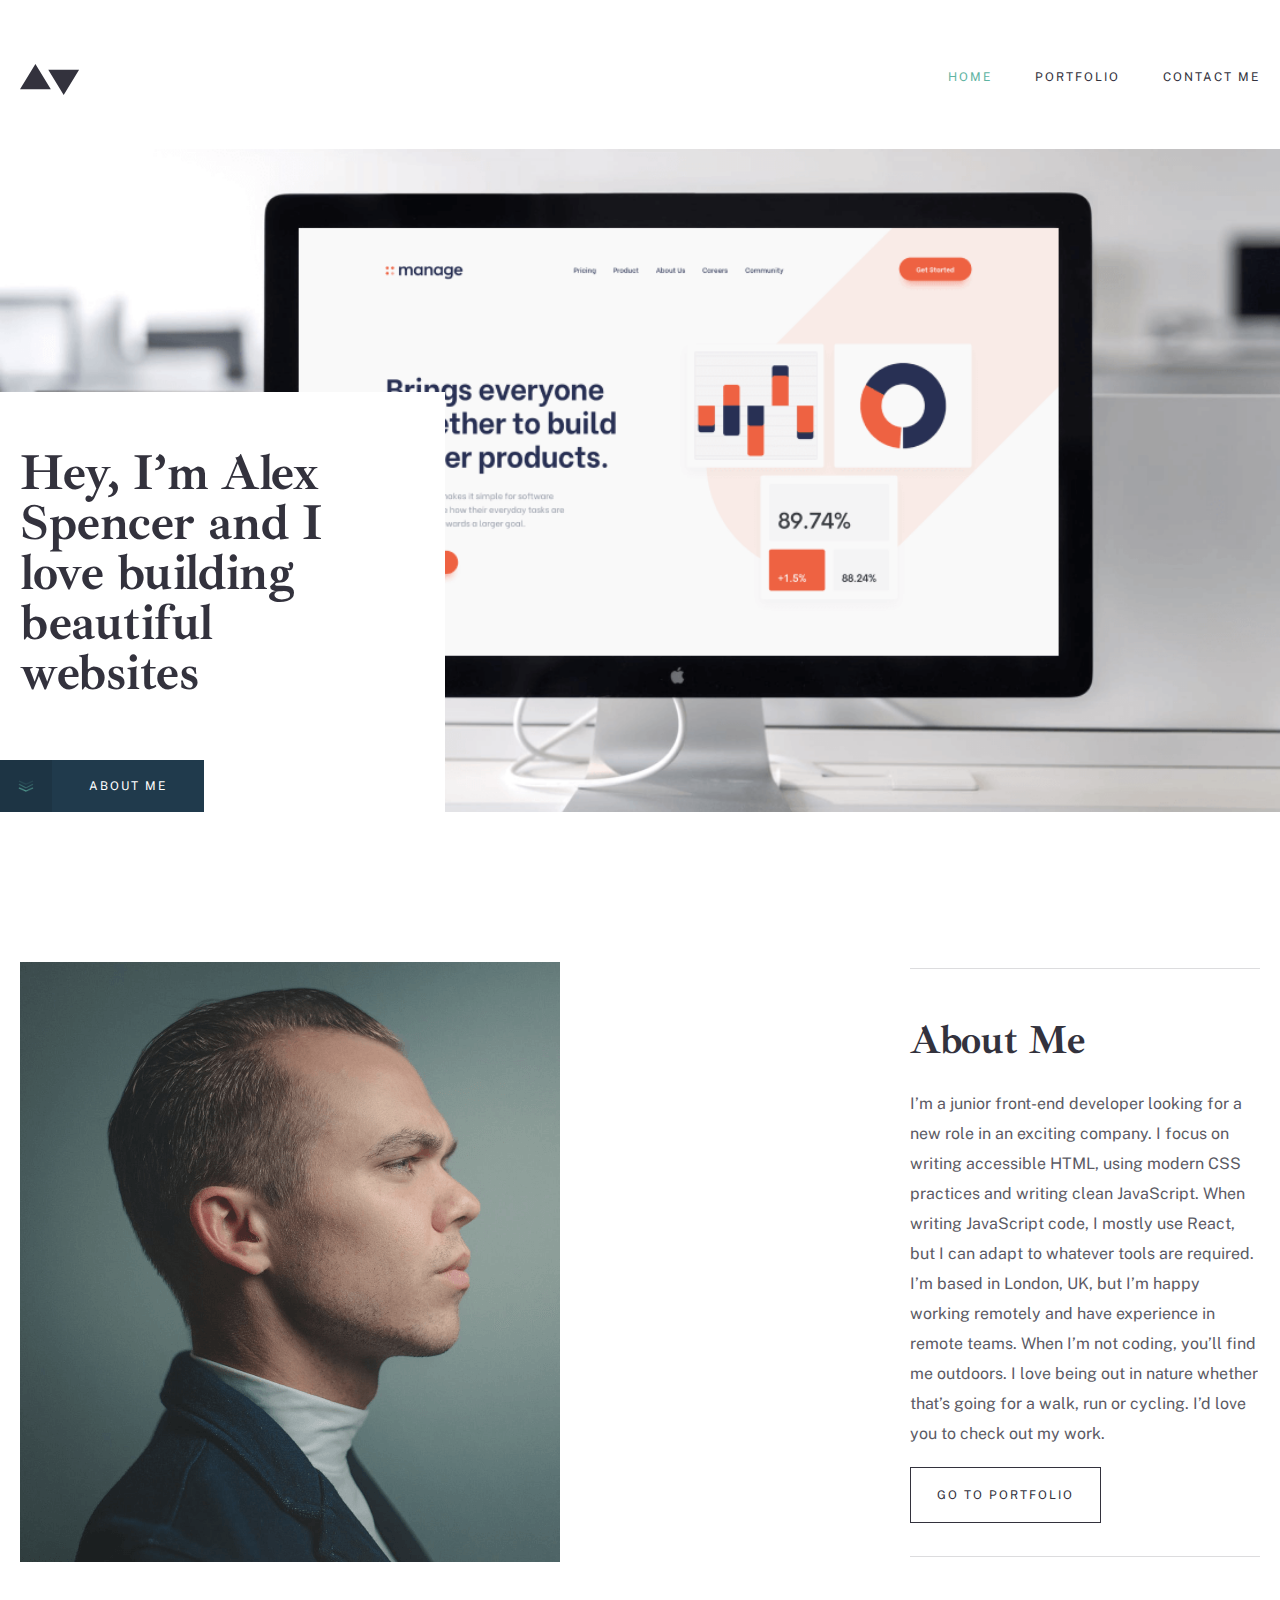
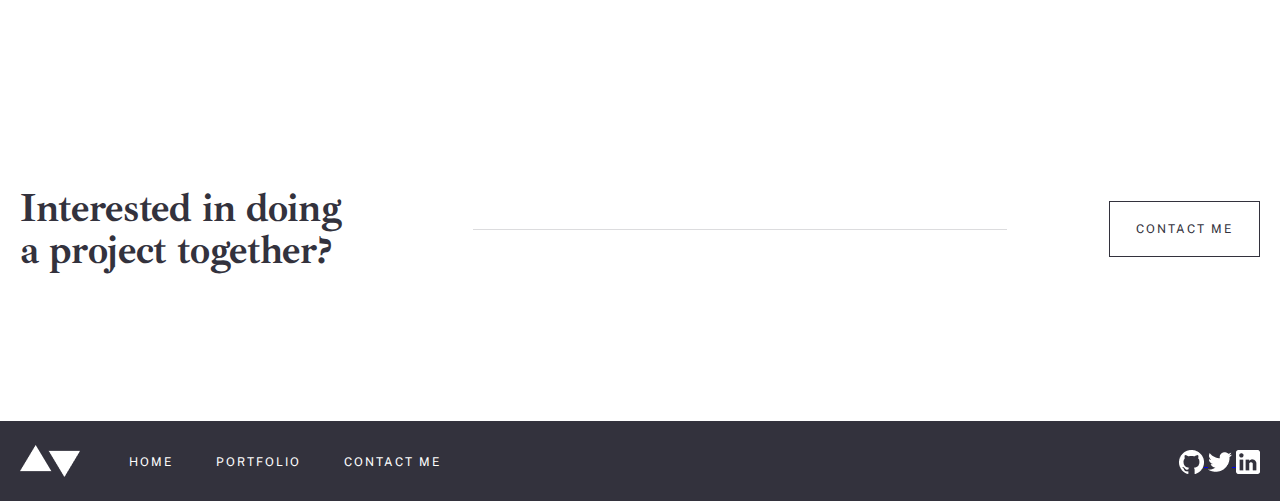
<file: index.html>
<!DOCTYPE html>
<html lang="en">
<head>
  <meta charset="UTF-8">
  <meta http-equiv="X-UA-Compatible" content="IE=edge">
  <meta name="viewport" content="width=device-width, initial-scale=1.0">
  <link rel="shortcut icon" href="./images/sitelogo.svg" type="image/x-icon">
  <link rel="stylesheet" href="./css/main.css">
  <title>Minimalist Porfrolio</title>
</head>
<body>

  <!-- !HEADER -->
  <header class="header">
    <div class="container header__container">

      <a href="#" class="sitelogo">
        <img src="./images/sitelogo.svg" width="60" height="32" alt="site logo">
      </a>

      <nav class="sitenav">

        <ul class="sitenav__list">

          <li class="sitenav__item">
            <a href="#" class="sitenav__link now-here">Home</a>
          </li>

          <li class="sitenav__item">
            <a href="./porctfolio.html" class="sitenav__link">Portfolio</a>
          </li>

          <li class="sitenav__item">
            <a href="#" class="sitenav__link">Contact Me</a>
          </li>

        </ul>

      </nav>

      <div class="hamburger-menu"></div>
      <div class="hamburger-menu-close"></div>

    </div>
  </header>

  <!-- !MAIN -->
  <main class="main">

    <!-- !HERO -->
    <section class="hero">
      <div class="container hero__container">

        <img class="hero__img" src="./images/hero-bg-mobil.jpg" width="311" height="271" alt="macbook">

        <div class="hero__left">
          
          <h1 class="hero__heading">Hey, I’m Alex Spencer and I love building beautiful websites</h1>

          <button class="sitebtn">
            <div class="sitebtn__left"></div>
            <p class="sitebtn__right">About Me</p>
          </button>

        </div>

      </div>
    </section>

    <!-- !ABOUT -->
    <section class="about">
      <div class="container about__container">

        <picture class="about__left">
          <source media="(max-width: 768px)" srcset="./images/about-mobil.jpg">
          <source media="(max-width: 992px)" srcset="./images/about-tab.png">
          <img src="./images/about-img.png" width="540" height="600" alt="man">
        </picture>

        <div class="about__right">
          
          <h2 class="about__heading">About Me</h2>

          <p class="about__desc">I’m a junior front-end developer looking for a new role in an exciting company. I focus on writing accessible HTML, using modern CSS practices and writing clean JavaScript. When writing JavaScript code, I mostly use React, but I can adapt to whatever tools are required. I’m based in London, UK, but I’m happy working remotely and have experience in remote teams. When I’m not coding, you’ll find me outdoors. I love being out in nature whether that’s going for a walk, run or cycling. I’d love you to check out my work.</p>

          <a class="sitebtn-two" href="#">Go To Portfolio</a>

        </div>

      </div>
    </section>

    <!-- !CONTACT -->
    <section class="contact">
      <div class="container contact__container">

        <h2 class="contact__heading">Interested in doing a project together?</h2>
        <div class="contact__line"></div>
        <a href="#" class="sitebtn-two">Contact Me</a>
        
      </div>
    </section>
  </main>

  <!-- !FOOTER -->
  <footer class="footer">
    <div class="container footer__container">

     <a href="#">
       <img src="./images/sitelogo2.png" width="61" height="32" alt="site logo">
     </a>

     <ul class="footer__list">

      <li class="footer__item">
        <a href="#" class="footer__link">Home</a>
      </li>

      <li class="footer__item">
        <a href="./porctfolio.html" class="footer__link">Portfolio</a>
      </li>

      <li class="footer__item">
        <a href="#" class="footer__link">Contact Me</a>
      </li>

     </ul>

     <div class="footer__social">

       <a href="#">
         <img src="./images/github.png" width="25" height="24" alt="github">
       </a>

       <a href="#">
         <img src="./images/twitter.png" width="24" height="20" alt="github">
       </a>

       <a href="#">
         <img src="./images/in.png" width="24" height="24" alt="github">
       </a>

     </div>

    </div>
  </footer>

  <script src="./js/app.js"></script>
</body>
</html>
</file>
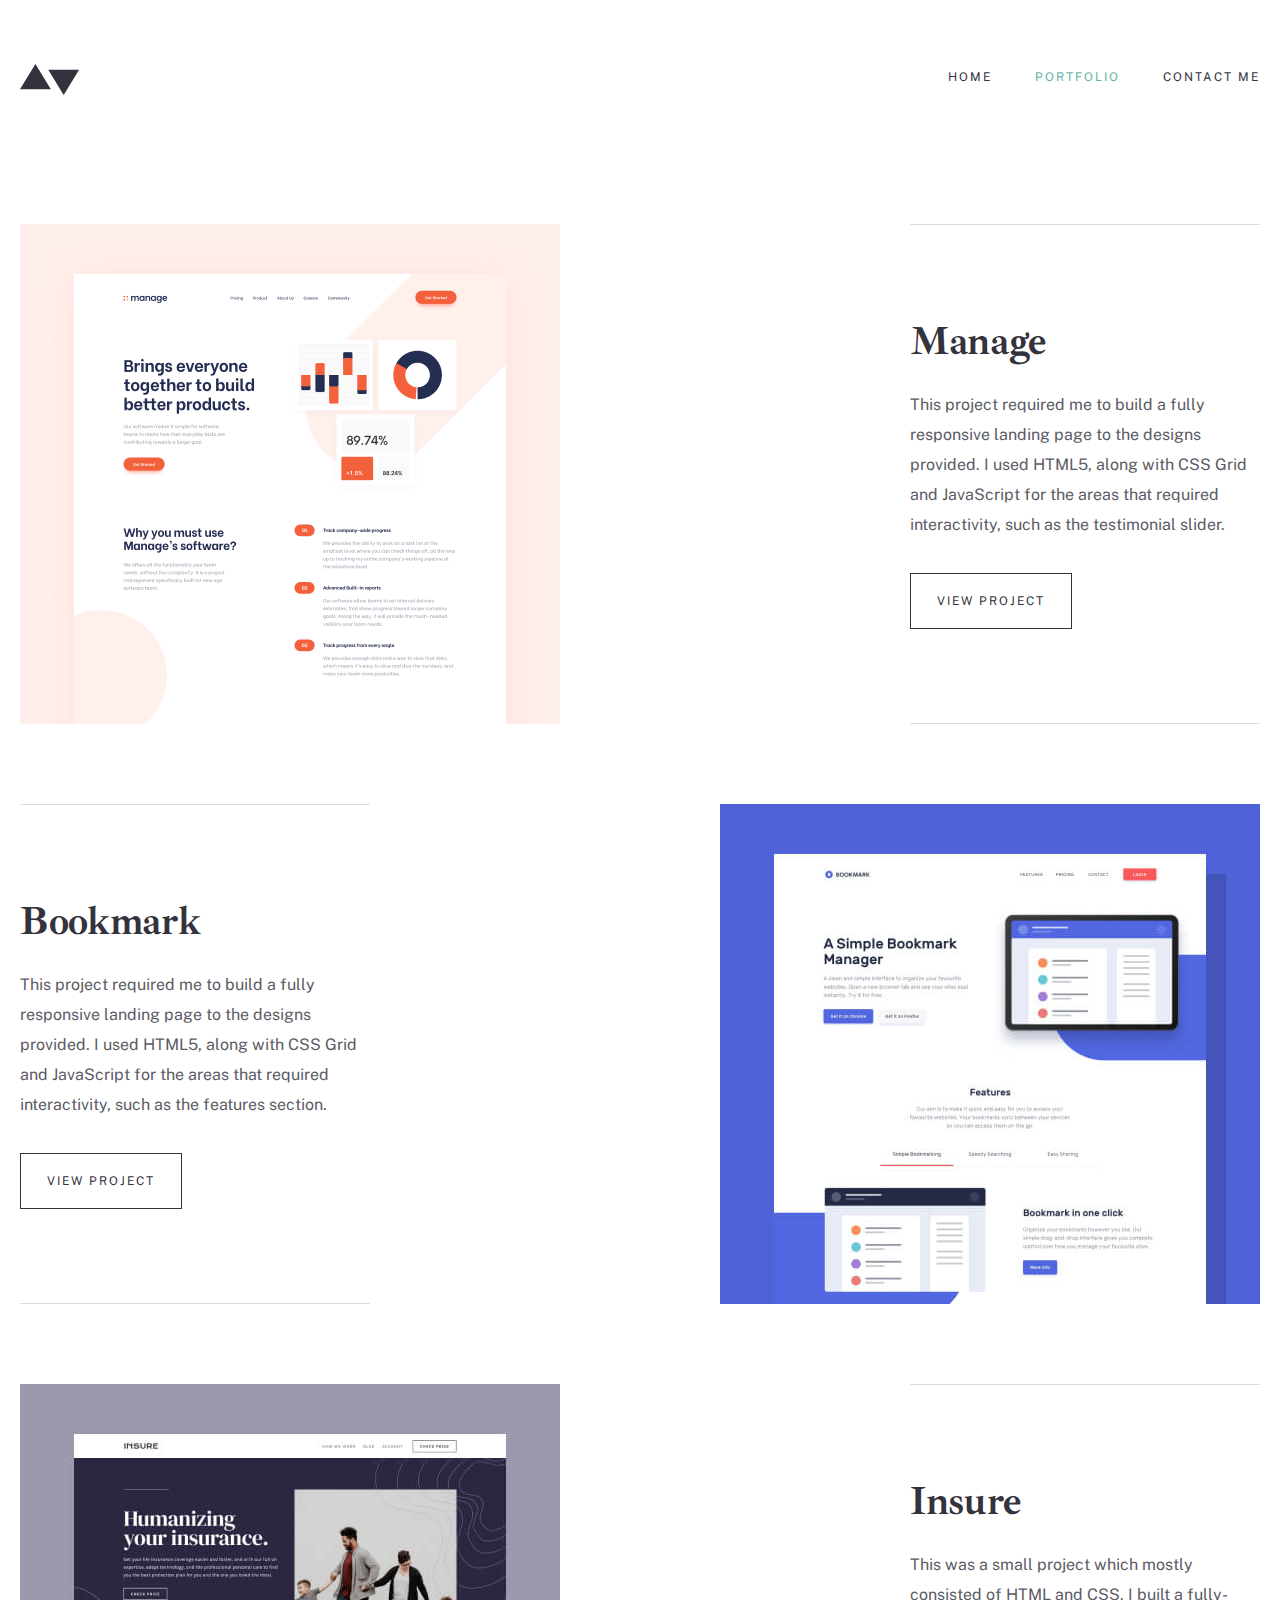
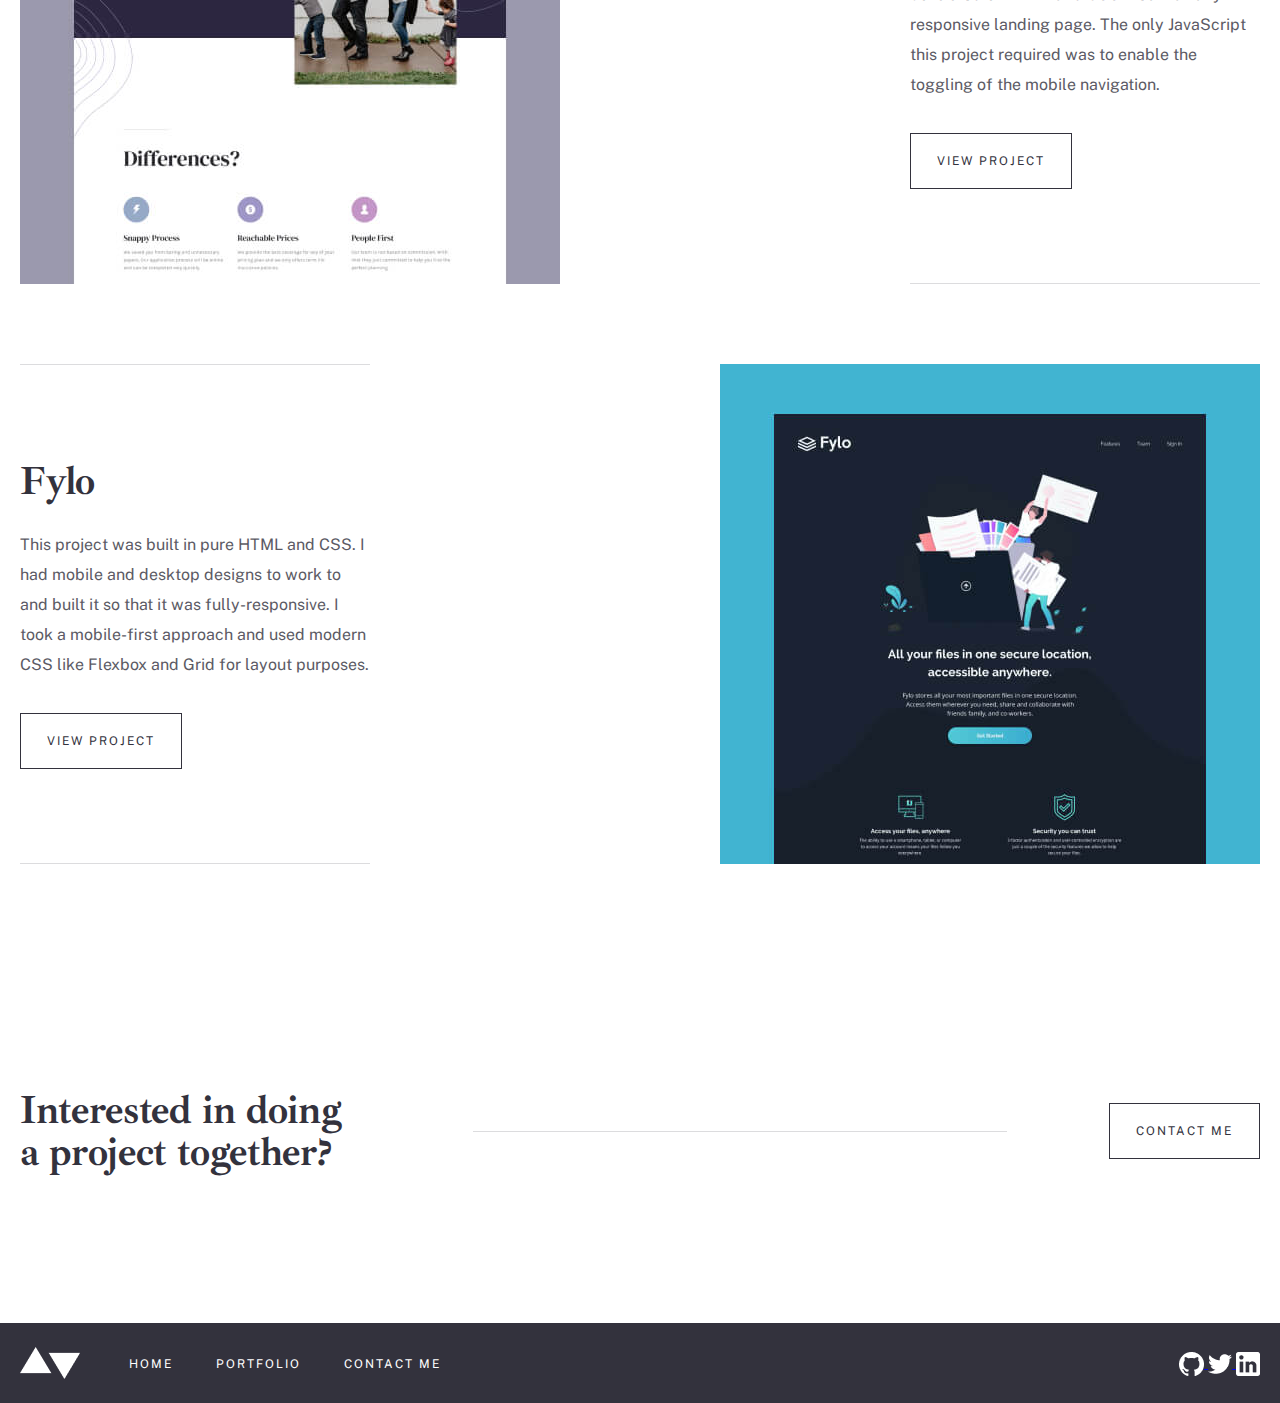
<file: porctfolio.html>
<!DOCTYPE html>
<html lang="en">
<head>
  <meta charset="UTF-8">
  <meta http-equiv="X-UA-Compatible" content="IE=edge">
  <meta name="viewport" content="width=device-width, initial-scale=1.0">
  <link rel="shortcut icon" href="./images/sitelogo.svg" type="image/x-icon">
  <link rel="stylesheet" href="./css/main.css">
  <title>Portfolio</title>
</head>
<body>
  <!-- !HEADER -->
  <header class="header">
    <div class="container header__container">

      <a href="#" class="sitelogo">
        <img src="./images/sitelogo.svg" width="60" height="32" alt="site logo">
      </a>

      <nav class="sitenav">

        <ul class="sitenav__list">

          <li class="sitenav__item">
            <a href="./index.html" class="sitenav__link">Home</a>
          </li>

          <li class="sitenav__item">
            <a href="#" class="sitenav__link now-here">Portfolio</a>
          </li>

          <li class="sitenav__item">
            <a href="#" class="sitenav__link">Contact Me</a>
          </li>

        </ul>

      </nav>

      <div class="hamburger-menu"></div>
      <div class="hamburger-menu-close"></div>

    </div>
  </header>

  <!-- !MAIN -->
  <main class="main">

    <!-- !PORTFOLIO -->
    <section class="portfolio">
      <div class="container portfolio__container">

        <h2 class="portfolio__heading visually-hidden">Portfolio</h2>

        <ul class="portfolio__list">

          <li class="portfolio__item">

            <picture class="portfolio__left">
              <source media="(max-width: 768px)" srcset="./images/portfolio3-1.jpg">
              <source media="(max-width: 992px)" srcset="./images/portfolio2-1.jpg">
              <img src="./images/portfolio1-1.jpg" width="540" height="500" alt="man">
            </picture>
    
            <div class="portfolio__right">
              
              <h2 class="portfolio__heading">Manage</h2>
    
              <p class="portfolio__desc">This project required me to build a fully responsive landing page to the designs provided. I used HTML5, along with CSS Grid and JavaScript for the areas that required interactivity, such as the testimonial slider.</p>
    
              <a class="sitebtn-two" href="#">View Project</a>
    
            </div>
          </li>

          <li class="portfolio__item">

            <picture class="portfolio__left">
              <source media="(max-width: 768px)" srcset="./images/portfolio3-2.jpg">
              <source media="(max-width: 992px)" srcset="./images/portfolio2-2.jpg">
              <img src="./images/portfolio1-2.jpg" width="540" height="500" alt="man">
            </picture>
    
            <div class="portfolio__right">
              
              <h2 class="portfolio__heading">Bookmark</h2>
    
              <p class="portfolio__desc">This project required me to build a fully responsive landing page to the designs provided. I used HTML5, along with CSS Grid and JavaScript for the areas that required interactivity, such as the features section.</p>
    
              <a class="sitebtn-two" href="#">View Project</a>
    
            </div>
          </li>

          <li class="portfolio__item">

            <picture class="portfolio__left">
              <source media="(max-width: 768px)" srcset="./images/portfolio3-3.jpg">
              <source media="(max-width: 992px)" srcset="./images/portfolio2-3.jpg">
              <img src="./images/portfolio1-3.jpg" width="540" height="500" alt="man">
            </picture>
    
            <div class="portfolio__right">
              
              <h2 class="portfolio__heading">Insure</h2>
    
              <p class="portfolio__desc">This was a small project which mostly consisted of HTML and CSS. I built a fully-responsive landing page. The only JavaScript this project required was to enable the toggling of the mobile navigation.</p>
    
              <a class="sitebtn-two" href="#">View Project</a>
    
            </div>
          </li>

          <li class="portfolio__item">

            <picture class="portfolio__left">
              <source media="(max-width: 768px)" srcset="./images/portfolio3-4.jpg">
              <source media="(max-width: 992px)" srcset="./images/portfolio2-4.jpg">
              <img src="./images/portfolio1-4.jpg" width="540" height="500" alt="man">
            </picture>
    
            <div class="portfolio__right">
              
              <h2 class="portfolio__heading">Fylo</h2>
    
              <p class="portfolio__desc">This project was built in pure HTML and CSS. I had mobile and desktop designs to work to and built it so that it was fully-responsive. I took a mobile-first approach and used modern CSS like Flexbox and Grid for layout purposes.</p>
    
              <a class="sitebtn-two" href="#">View Project</a>
    
            </div>
          </li>

        </ul>

      </div>
    </section>

    <!-- !CONTACT -->
    <section class="contact">
      <div class="container contact__container">

        <h2 class="contact__heading">Interested in doing a project together?</h2>
        <div class="contact__line"></div>
        <a href="#" class="sitebtn-two">Contact Me</a>
        
      </div>
    </section>

  </main>

  <!-- !FOOTER -->
  <footer class="footer">
    <div class="container footer__container">

     <a href="#">
       <img src="./images/sitelogo2.png" width="61" height="32" alt="site logo">
     </a>

     <ul class="footer__list">

      <li class="footer__item">
        <a href="./index.html" class="footer__link">Home</a>
      </li>

      <li class="footer__item">
        <a href="#" class="footer__link">Portfolio</a>
      </li>

      <li class="footer__item">
        <a href="#" class="footer__link">Contact Me</a>
      </li>

     </ul>

     <div class="footer__social">

       <a href="#">
         <img src="./images/github.png" width="25" height="24" alt="github">
       </a>

       <a href="#">
         <img src="./images/twitter.png" width="24" height="20" alt="github">
       </a>

       <a href="#">
         <img src="./images/in.png" width="24" height="24" alt="github">
       </a>

     </div>

    </div>
  </footer>

  <script src="./js/app.js"></script>
  
</body>
</html>
</file>
<file: css/main.css>
/*! normalize.css v8.0.1 | MIT License | github.com/necolas/normalize.css */
/* Document
   ========================================================================== */
/**
 * 1. Correct the line height in all browsers.
 * 2. Prevent adjustments of font size after orientation changes in iOS.
 */
html {
  line-height: 1.15;
  /* 1 */
  -webkit-text-size-adjust: 100%;
  /* 2 */
}

/* Sections
   ========================================================================== */
/**
 * Remove the margin in all browsers.
 */
body {
  margin: 0;
}

/**
 * Render the `main` element consistently in IE.
 */
main {
  display: block;
}

/**
 * Correct the font size and margin on `h1` elements within `section` and
 * `article` contexts in Chrome, Firefox, and Safari.
 */
h1 {
  font-size: 2em;
  margin: 0.67em 0;
}

/* Grouping content
   ========================================================================== */
/**
 * 1. Add the correct box sizing in Firefox.
 * 2. Show the overflow in Edge and IE.
 */
hr {
  -webkit-box-sizing: content-box;
          box-sizing: content-box;
  /* 1 */
  height: 0;
  /* 1 */
  overflow: visible;
  /* 2 */
}

/**
 * 1. Correct the inheritance and scaling of font size in all browsers.
 * 2. Correct the odd `em` font sizing in all browsers.
 */
pre {
  font-family: monospace, monospace;
  /* 1 */
  font-size: 1em;
  /* 2 */
}

/* Text-level semantics
   ========================================================================== */
/**
 * Remove the gray background on active links in IE 10.
 */
a {
  background-color: transparent;
}

/**
 * 1. Remove the bottom border in Chrome 57-
 * 2. Add the correct text decoration in Chrome, Edge, IE, Opera, and Safari.
 */
abbr[title] {
  border-bottom: none;
  /* 1 */
  text-decoration: underline;
  /* 2 */
  -webkit-text-decoration: underline dotted;
          text-decoration: underline dotted;
  /* 2 */
}

/**
 * Add the correct font weight in Chrome, Edge, and Safari.
 */
b,
strong {
  font-weight: bolder;
}

/**
 * 1. Correct the inheritance and scaling of font size in all browsers.
 * 2. Correct the odd `em` font sizing in all browsers.
 */
code,
kbd,
samp {
  font-family: monospace, monospace;
  /* 1 */
  font-size: 1em;
  /* 2 */
}

/**
 * Add the correct font size in all browsers.
 */
small {
  font-size: 80%;
}

/**
 * Prevent `sub` and `sup` elements from affecting the line height in
 * all browsers.
 */
sub,
sup {
  font-size: 75%;
  line-height: 0;
  position: relative;
  vertical-align: baseline;
}

sub {
  bottom: -0.25em;
}

sup {
  top: -0.5em;
}

/* Embedded content
   ========================================================================== */
/**
 * Remove the border on images inside links in IE 10.
 */
img {
  border-style: none;
}

/* Forms
   ========================================================================== */
/**
 * 1. Change the font styles in all browsers.
 * 2. Remove the margin in Firefox and Safari.
 */
button,
input,
optgroup,
select,
textarea {
  font-family: inherit;
  /* 1 */
  font-size: 100%;
  /* 1 */
  line-height: 1.15;
  /* 1 */
  margin: 0;
  /* 2 */
}

/**
 * Show the overflow in IE.
 * 1. Show the overflow in Edge.
 */
button,
input {
  /* 1 */
  overflow: visible;
}

/**
 * Remove the inheritance of text transform in Edge, Firefox, and IE.
 * 1. Remove the inheritance of text transform in Firefox.
 */
button,
select {
  /* 1 */
  text-transform: none;
}

/**
 * Correct the inability to style clickable types in iOS and Safari.
 */
button,
[type="button"],
[type="reset"],
[type="submit"] {
  -webkit-appearance: button;
}

/**
 * Remove the inner border and padding in Firefox.
 */
button::-moz-focus-inner,
[type="button"]::-moz-focus-inner,
[type="reset"]::-moz-focus-inner,
[type="submit"]::-moz-focus-inner {
  border-style: none;
  padding: 0;
}

/**
 * Restore the focus styles unset by the previous rule.
 */
button:-moz-focusring,
[type="button"]:-moz-focusring,
[type="reset"]:-moz-focusring,
[type="submit"]:-moz-focusring {
  outline: 1px dotted ButtonText;
}

/**
 * Correct the padding in Firefox.
 */
fieldset {
  padding: 0.35em 0.75em 0.625em;
}

/**
 * 1. Correct the text wrapping in Edge and IE.
 * 2. Correct the color inheritance from `fieldset` elements in IE.
 * 3. Remove the padding so developers are not caught out when they zero out
 *    `fieldset` elements in all browsers.
 */
legend {
  -webkit-box-sizing: border-box;
          box-sizing: border-box;
  /* 1 */
  color: inherit;
  /* 2 */
  display: table;
  /* 1 */
  max-width: 100%;
  /* 1 */
  padding: 0;
  /* 3 */
  white-space: normal;
  /* 1 */
}

/**
 * Add the correct vertical alignment in Chrome, Firefox, and Opera.
 */
progress {
  vertical-align: baseline;
}

/**
 * Remove the default vertical scrollbar in IE 10+.
 */
textarea {
  overflow: auto;
}

/**
 * 1. Add the correct box sizing in IE 10.
 * 2. Remove the padding in IE 10.
 */
[type="checkbox"],
[type="radio"] {
  -webkit-box-sizing: border-box;
          box-sizing: border-box;
  /* 1 */
  padding: 0;
  /* 2 */
}

/**
 * Correct the cursor style of increment and decrement buttons in Chrome.
 */
[type="number"]::-webkit-inner-spin-button,
[type="number"]::-webkit-outer-spin-button {
  height: auto;
}

/**
 * 1. Correct the odd appearance in Chrome and Safari.
 * 2. Correct the outline style in Safari.
 */
[type="search"] {
  -webkit-appearance: textfield;
  /* 1 */
  outline-offset: -2px;
  /* 2 */
}

/**
 * Remove the inner padding in Chrome and Safari on macOS.
 */
[type="search"]::-webkit-search-decoration {
  -webkit-appearance: none;
}

/**
 * 1. Correct the inability to style clickable types in iOS and Safari.
 * 2. Change font properties to `inherit` in Safari.
 */
::-webkit-file-upload-button {
  -webkit-appearance: button;
  /* 1 */
  font: inherit;
  /* 2 */
}

/* Interactive
   ========================================================================== */
/*
 * Add the correct display in Edge, IE 10+, and Firefox.
 */
details {
  display: block;
}

/*
 * Add the correct display in all browsers.
 */
summary {
  display: list-item;
}

/* Misc
   ========================================================================== */
/**
 * Add the correct display in IE 10+.
 */
template {
  display: none;
}

/**
 * Add the correct display in IE 10.
 */
[hidden] {
  display: none;
}

@font-face {
  font-family: 'Public Sans';
  src: url("../fonts/PublicSans-Regular.woff2") format("woff2"), url("../fonts/PublicSans-Regular.woff") format("woff"), url("../fonts/PublicSans-Regular.ttf") format("truetype");
  font-weight: normal;
  font-style: normal;
  font-display: swap;
}

@font-face {
  font-family: 'Public Sans';
  src: url("../fonts/PublicSans-Bold.woff2") format("woff2"), url("../fonts/PublicSans-Bold.woff") format("woff"), url("../fonts/PublicSans-Bold.ttf") format("truetype");
  font-weight: bold;
  font-style: normal;
  font-display: swap;
}

@font-face {
  font-family: 'Ibarra Real Nova';
  src: url("../fonts/IbarraRealNova-Bold.woff2") format("woff2"), url("../fonts/IbarraRealNova-Bold.woff") format("woff"), url("../fonts/IbarraRealNova-Bold.ttf") format("truetype");
  font-weight: bold;
  font-style: normal;
  font-display: swap;
}

html {
  height: 100%;
  scroll-behavior: smooth;
  -webkit-box-sizing: border-box;
          box-sizing: border-box;
}

*,
*::before,
*::after {
  -webkit-box-sizing: inherit;
          box-sizing: inherit;
}

body {
  display: -webkit-box;
  display: -ms-flexbox;
  display: flex;
  -webkit-box-orient: vertical;
  -webkit-box-direction: normal;
      -ms-flex-direction: column;
          flex-direction: column;
  height: 100%;
  font-family: "Public Sans", serif;
  font-size: 16px;
  line-height: 1.5;
}

img {
  max-width: 100%;
  height: auto;
  vertical-align: middle;
}

.visually-hidden {
  position: absolute;
  width: 1px;
  height: 1px;
  margin: -1px;
  padding: 0;
  overflow: hidden;
  border: 0;
  clip: rect(0 0 0 0);
}

.container {
  width: 100%;
  max-width: 1151px;
  margin: 0 auto;
  padding: 0 20px;
}

@media only screen and (max-width: 1440px) {
  .container {
    max-width: 1352px;
  }
}

@media only screen and (max-width: 1200px) {
  .container {
    max-width: 960px;
  }
}

@media only screen and (max-width: 992px) {
  .container {
    max-width: 720px;
  }
}

@media only screen and (max-width: 768px) {
  .container {
    max-width: 540px;
  }
}

@media only screen and (max-width: 576px) {
  .container {
    max-width: 100%;
  }
}

.sitebtn {
  display: -webkit-box;
  display: -ms-flexbox;
  display: flex;
  -webkit-box-align: center;
      -ms-flex-align: center;
          align-items: center;
  margin: 0;
  padding: 0;
  background-color: #1d3444;
  border: none;
  -webkit-transition: all 0.4s;
  transition: all 0.4s;
}

.sitebtn:hover {
  background-color: #55a292;
}

.sitebtn:active {
  background-color: #d2d6da;
}

.sitebtn:hover .sitebtn__left {
  background-image: url(../../images/sitebtn-hover.png);
}

.sitebtn:hover .sitebtn__right {
  background-color: #5fb4a2;
}

.sitebtn:active .sitebtn__right {
  background-color: #d2d8db;
}

.sitebtn__left {
  padding: 26px 26px;
  width: 16px;
  height: 12px;
  background-image: url(../../images/sitebtn.png);
  background-repeat: no-repeat;
  background-size: 16px 12px;
  background-position: center;
}

.sitebtn__right {
  margin: 0;
  padding: 0;
  padding: 19px 37px;
  font-weight: 400;
  font-size: 12px;
  line-height: 14px;
  text-align: center;
  letter-spacing: 2px;
  text-transform: uppercase;
  color: #FFFFFF;
  background-color: #203a4c;
  -webkit-transition: all 0.4s;
  transition: all 0.4s;
}

.sitebtn-two {
  padding: 20px 26px;
  font-weight: 400;
  font-size: 12px;
  line-height: 14px;
  letter-spacing: 2px;
  white-space: nowrap;
  text-transform: uppercase;
  color: #33323D;
  text-decoration: none;
  border: 1px solid #33323D;
  -webkit-transition: all 0.4s;
  transition: all 0.4s;
}

.sitebtn-two:hover {
  background-color: #33323D;
  color: #fff;
}

.sitebtn-two:active {
  opacity: 0.2;
}

.header {
  position: relative;
}

.header__container {
  display: -webkit-box;
  display: -ms-flexbox;
  display: flex;
  -webkit-box-pack: justify;
      -ms-flex-pack: justify;
          justify-content: space-between;
  padding-top: 64px;
  padding-bottom: 54px;
}

.header .hamburger-menu {
  display: none;
  width: 24px;
  height: 13px;
  background-image: url(../../images/hamburger.png);
  background-repeat: no-repeat;
  background-size: 24px 13px;
  background-position: center;
  -webkit-transition: all 0.4s;
  transition: all 0.4s;
}

.header .hamburger-menu-close {
  display: none;
  width: 18px;
  height: 19px;
  background-image: url(../../images/hamburger-x.png);
  background-repeat: no-repeat;
  background-size: 18px 19px;
  background-position: center;
  -webkit-transition: all 0.4s;
  transition: all 0.4s;
}

@media only screen and (max-width: 576px) {
  .header__container {
    padding-top: 32px;
    padding-bottom: 40px;
  }
  .header .hamburger-menu {
    display: -webkit-box;
    display: -ms-flexbox;
    display: flex;
  }
  .header--open .hamburger-menu {
    display: none;
  }
  .header--open .hamburger-menu-close {
    display: -webkit-box;
    display: -ms-flexbox;
    display: flex;
  }
}

.sitenav__list {
  display: -webkit-box;
  display: -ms-flexbox;
  display: flex;
  list-style: none;
  margin: 0;
  padding: 0;
}

.sitenav__item + .sitenav__item {
  margin-left: 43px;
}

.sitenav__link {
  font-weight: 400;
  font-size: 12px;
  line-height: 14px;
  letter-spacing: 2px;
  text-transform: uppercase;
  color: #33323D;
  text-decoration: none;
}

.sitenav .now-here {
  color: #5FB4A2;
}

@media only screen and (max-width: 576px) {
  .sitenav {
    display: none;
    position: absolute;
    top: 100%;
    left: 32%;
    right: 9%;
    background-color: #33323D;
  }
  .sitenav__list {
    -webkit-box-orient: vertical;
    -webkit-box-direction: normal;
        -ms-flex-direction: column;
            flex-direction: column;
    -webkit-box-align: center;
        -ms-flex-align: center;
            align-items: center;
    padding: 40px 0;
  }
  .sitenav__item + .sitenav__item {
    margin-left: 0;
    margin-top: 32px;
  }
  .sitenav__link {
    color: #fff;
  }
  .header--open .sitenav {
    display: block;
  }
}

.main {
  -webkit-box-flex: 1;
      -ms-flex-positive: 1;
          flex-grow: 1;
}

.hero {
  padding-bottom: 75px;
}

.hero__container {
  padding: 0;
  padding-top: 243px;
  background-image: url(../../images/hero-bg.png);
  background-repeat: no-repeat;
  background-size: cover;
  background-position: center;
}

.hero__img {
  display: none;
}

.hero__left {
  max-width: 445px;
  width: 100%;
  padding-top: 56px;
  padding-right: 55px;
  background-color: #fff;
}

.hero__heading {
  margin: 0;
  padding: 0;
  padding-left: 20px;
  margin-bottom: 62px;
  font-family: 'Ibarra Real Nova', serif;
  font-style: normal;
  font-weight: 700;
  font-size: 50px;
  line-height: 50px;
  letter-spacing: -0.446429px;
  color: #33323D;
}

@media only screen and (max-width: 768px) {
  .hero {
    padding-bottom: 48px;
  }
  .hero__container {
    background-image: url(../../images/hero-bg-tab.jpg);
    background-size: cover;
  }
  .hero__left {
    max-width: 514px;
    width: 100%;
    padding-top: 56px;
    padding-right: 55px;
    background-color: #fff;
  }
  .hero__heading {
    font-size: 40px;
    line-height: 42px;
  }
}

@media only screen and (max-width: 576px) {
  .hero__container {
    display: -webkit-box;
    display: -ms-flexbox;
    display: flex;
    -webkit-box-orient: vertical;
    -webkit-box-direction: normal;
        -ms-flex-direction: column;
            flex-direction: column;
    -webkit-box-align: center;
        -ms-flex-align: center;
            align-items: center;
    padding: 0 20px;
    background-image: none;
  }
  .hero__img {
    display: inline-block;
  }
  .hero__left {
    padding-top: 24px;
    padding-right: 0;
  }
}

.about {
  padding: 75px 0;
}

.about__container {
  display: -webkit-box;
  display: -ms-flexbox;
  display: flex;
  -webkit-box-pack: justify;
      -ms-flex-pack: justify;
          justify-content: space-between;
  -webkit-box-align: center;
      -ms-flex-align: center;
          align-items: center;
}

.about__right {
  max-width: 350px;
  border-top: 1px solid #dcdcde;
  border-bottom: 1px solid #dcdcde;
  padding: 50px 0;
}

.about__heading {
  margin: 0;
  padding: 0;
  margin-bottom: 28px;
  font-family: 'Ibarra Real Nova';
  font-weight: 700;
  font-size: 40px;
  line-height: 42px;
  letter-spacing: -0.357143px;
  color: #33323D;
}

.about__desc {
  margin: 0;
  padding: 0;
  margin-bottom: 33px;
  font-weight: 400;
  font-size: 16px;
  line-height: 30px;
  color: #33323D;
  mix-blend-mode: normal;
  opacity: 0.8;
}

@media only screen and (max-width: 768px) {
  .about {
    padding: 48px 0;
  }
  .about__container {
    -webkit-box-orient: vertical;
    -webkit-box-direction: normal;
        -ms-flex-direction: column;
            flex-direction: column;
  }
  .about__right {
    margin-top: 32px;
  }
}

.contact {
  padding: 150px 0;
}

.contact__container {
  display: -webkit-box;
  display: -ms-flexbox;
  display: flex;
  -webkit-box-align: center;
      -ms-flex-align: center;
          align-items: center;
  -webkit-box-pack: justify;
      -ms-flex-pack: justify;
          justify-content: space-between;
}

.contact__heading {
  width: 350px;
  margin: 0;
  padding: 0;
  font-family: 'Ibarra Real Nova';
  font-weight: 700;
  font-size: 40px;
  line-height: 42px;
  letter-spacing: -0.357143px;
  color: #33323D;
}

.contact__line {
  max-width: 534px;
  width: 100%;
  margin: 0 32px;
  height: 1px;
  background-color: #dcdcde;
}

@media only screen and (max-width: 576px) {
  .contact {
    padding: 40px 0;
  }
  .contact__container {
    -webkit-box-orient: vertical;
    -webkit-box-direction: normal;
        -ms-flex-direction: column;
            flex-direction: column;
  }
  .contact__heading {
    text-align: center;
    margin-bottom: 40px;
  }
  .contact__line {
    display: none;
  }
}

.portfolio {
  padding: 75px 0;
}

.portfolio__list {
  margin: 0;
  padding: 0;
}

.portfolio__item {
  display: -webkit-box;
  display: -ms-flexbox;
  display: flex;
  -webkit-box-align: center;
      -ms-flex-align: center;
          align-items: center;
  -webkit-box-pack: justify;
      -ms-flex-pack: justify;
          justify-content: space-between;
}

.portfolio__item:nth-child(2n) {
  -webkit-box-orient: horizontal;
  -webkit-box-direction: reverse;
      -ms-flex-direction: row-reverse;
          flex-direction: row-reverse;
}

.portfolio__item + .portfolio__item {
  padding-top: 80px;
}

.portfolio__right {
  max-width: 350px;
  min-height: 500px;
  display: -webkit-box;
  display: -ms-flexbox;
  display: flex;
  -webkit-box-orient: vertical;
  -webkit-box-direction: normal;
      -ms-flex-direction: column;
          flex-direction: column;
  -webkit-box-pack: center;
      -ms-flex-pack: center;
          justify-content: center;
  -webkit-box-align: start;
      -ms-flex-align: start;
          align-items: flex-start;
  border-top: 1px solid #dcdcde;
  border-bottom: 1px solid #dcdcde;
}

.portfolio__heading {
  margin: 0;
  padding: 0;
  margin-bottom: 28px;
  font-family: 'Ibarra Real Nova';
  font-weight: 700;
  font-size: 40px;
  line-height: 42px;
  letter-spacing: -0.357143px;
  color: #33323D;
}

.portfolio__desc {
  margin: 0;
  padding: 0;
  margin-bottom: 33px;
  font-weight: 400;
  font-size: 16px;
  line-height: 30px;
  color: #33323D;
  mix-blend-mode: normal;
  opacity: 0.8;
}

@media only screen and (max-width: 768px) {
  .portfolio {
    padding: 48px 0;
  }
  .portfolio__right {
    max-width: 281px;
    min-height: 418px;
  }
  .portfolio__desc {
    font-size: 15px;
    line-height: 30px;
  }
}

@media only screen and (max-width: 576px) {
  .portfolio {
    padding: 48px 0;
  }
  .portfolio__item {
    -webkit-box-orient: vertical;
    -webkit-box-direction: normal;
        -ms-flex-direction: column;
            flex-direction: column;
  }
  .portfolio__item:nth-child(2n) {
    -webkit-box-orient: vertical;
    -webkit-box-direction: normal;
        -ms-flex-direction: column;
            flex-direction: column;
  }
  .portfolio__item + .portfolio__item {
    padding-top: 72px;
  }
  .portfolio__right {
    max-width: 311px;
    min-height: 368px;
    margin-top: 32px;
  }
}

.footer {
  background-color: #33323D;
}

.footer__container {
  padding: 24px 20px;
  display: -webkit-box;
  display: -ms-flexbox;
  display: flex;
  -webkit-box-align: center;
      -ms-flex-align: center;
          align-items: center;
  -webkit-box-pack: justify;
      -ms-flex-pack: justify;
          justify-content: space-between;
}

.footer__list {
  margin: 0;
  padding: 0;
  margin-right: auto;
  margin-left: 48px;
  display: -webkit-box;
  display: -ms-flexbox;
  display: flex;
  list-style: none;
}

.footer__item + .footer__item {
  margin-left: 43px;
}

.footer__link {
  font-weight: 400;
  font-size: 12px;
  line-height: 14px;
  letter-spacing: 2px;
  text-transform: uppercase;
  color: #FFFFFF;
  text-decoration: none;
  white-space: nowrap;
}

.footer__socail {
  margin-left: auto;
  white-space: nowrap;
}

@media only screen and (max-width: 768px) {
  .footer__container {
    -webkit-box-orient: vertical;
    -webkit-box-direction: normal;
        -ms-flex-direction: column;
            flex-direction: column;
  }
  .footer__list {
    -webkit-box-orient: vertical;
    -webkit-box-direction: normal;
        -ms-flex-direction: column;
            flex-direction: column;
    -webkit-box-align: center;
        -ms-flex-align: center;
            align-items: center;
    margin: 40px auto;
  }
  .footer__item + .footer__item {
    margin-left: 0;
    margin-top: 32px;
  }
}
/*# sourceMappingURL=main.css.map */
</file>
